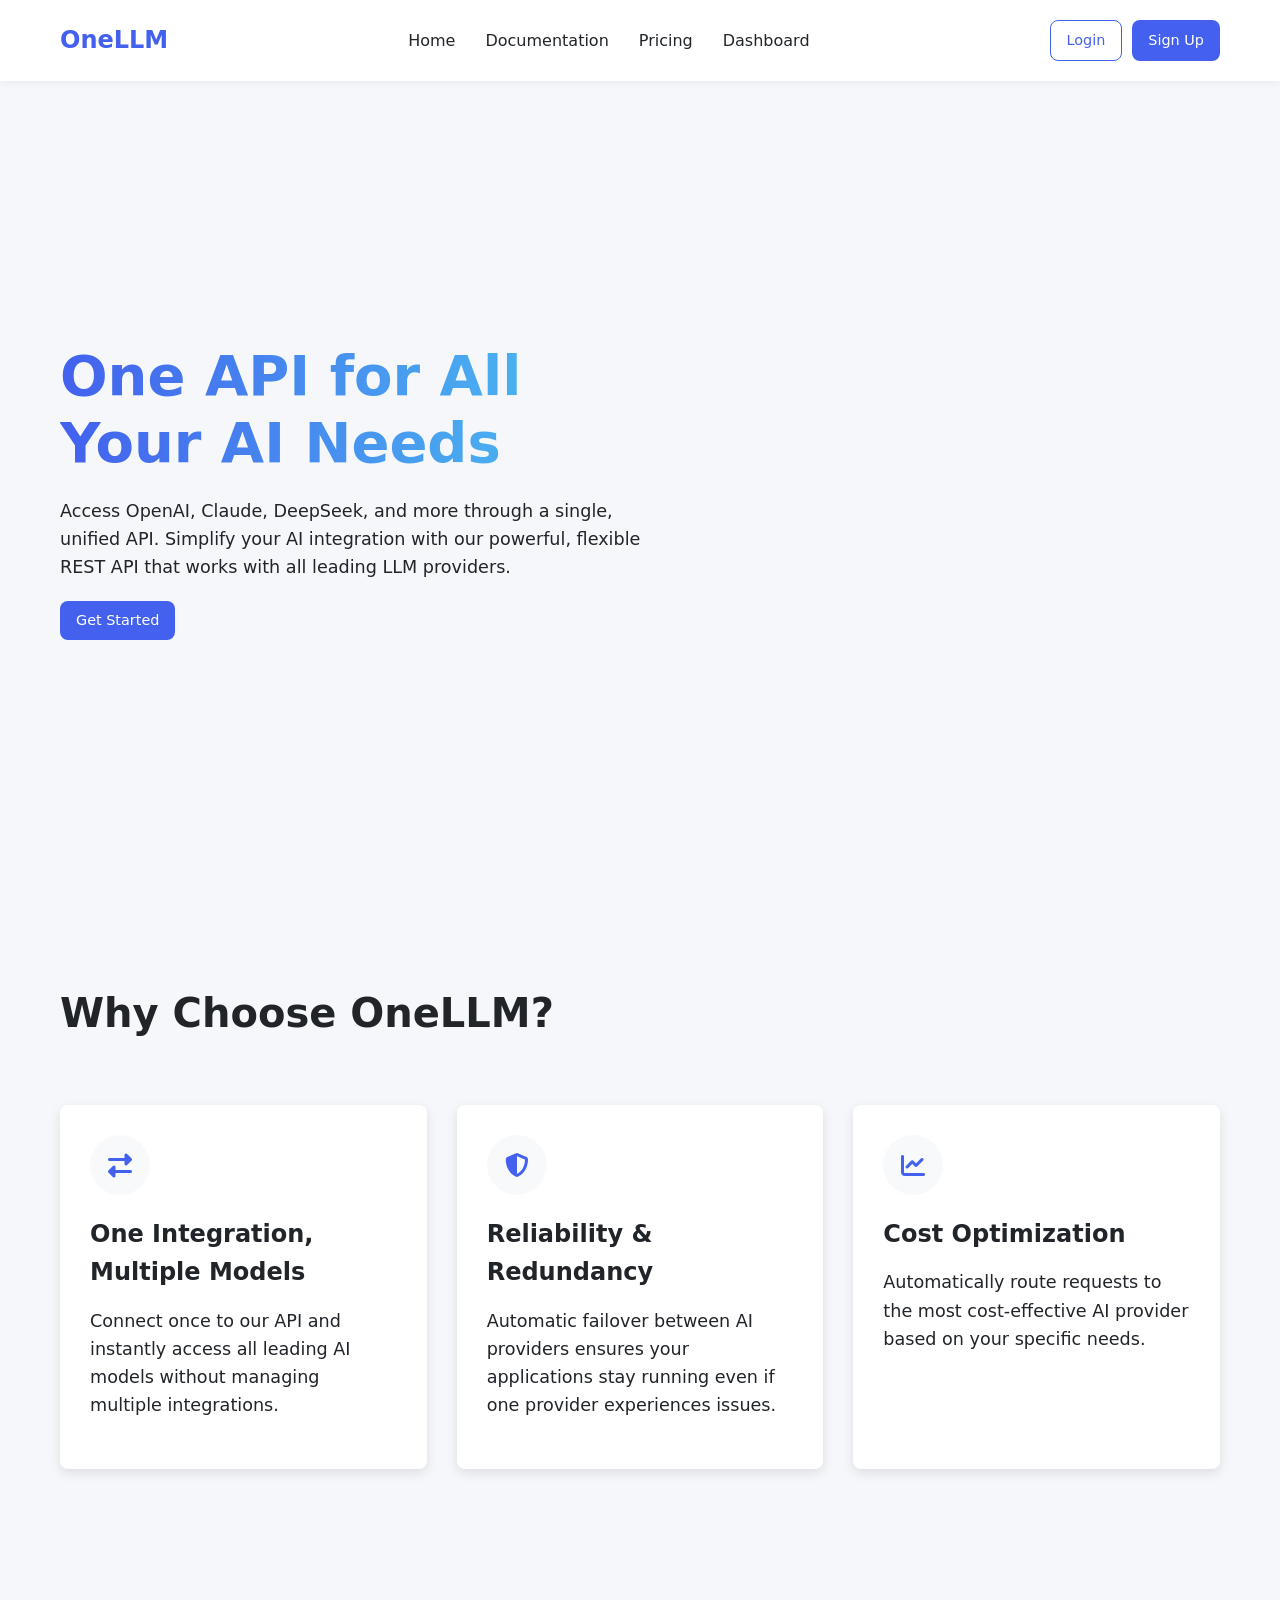
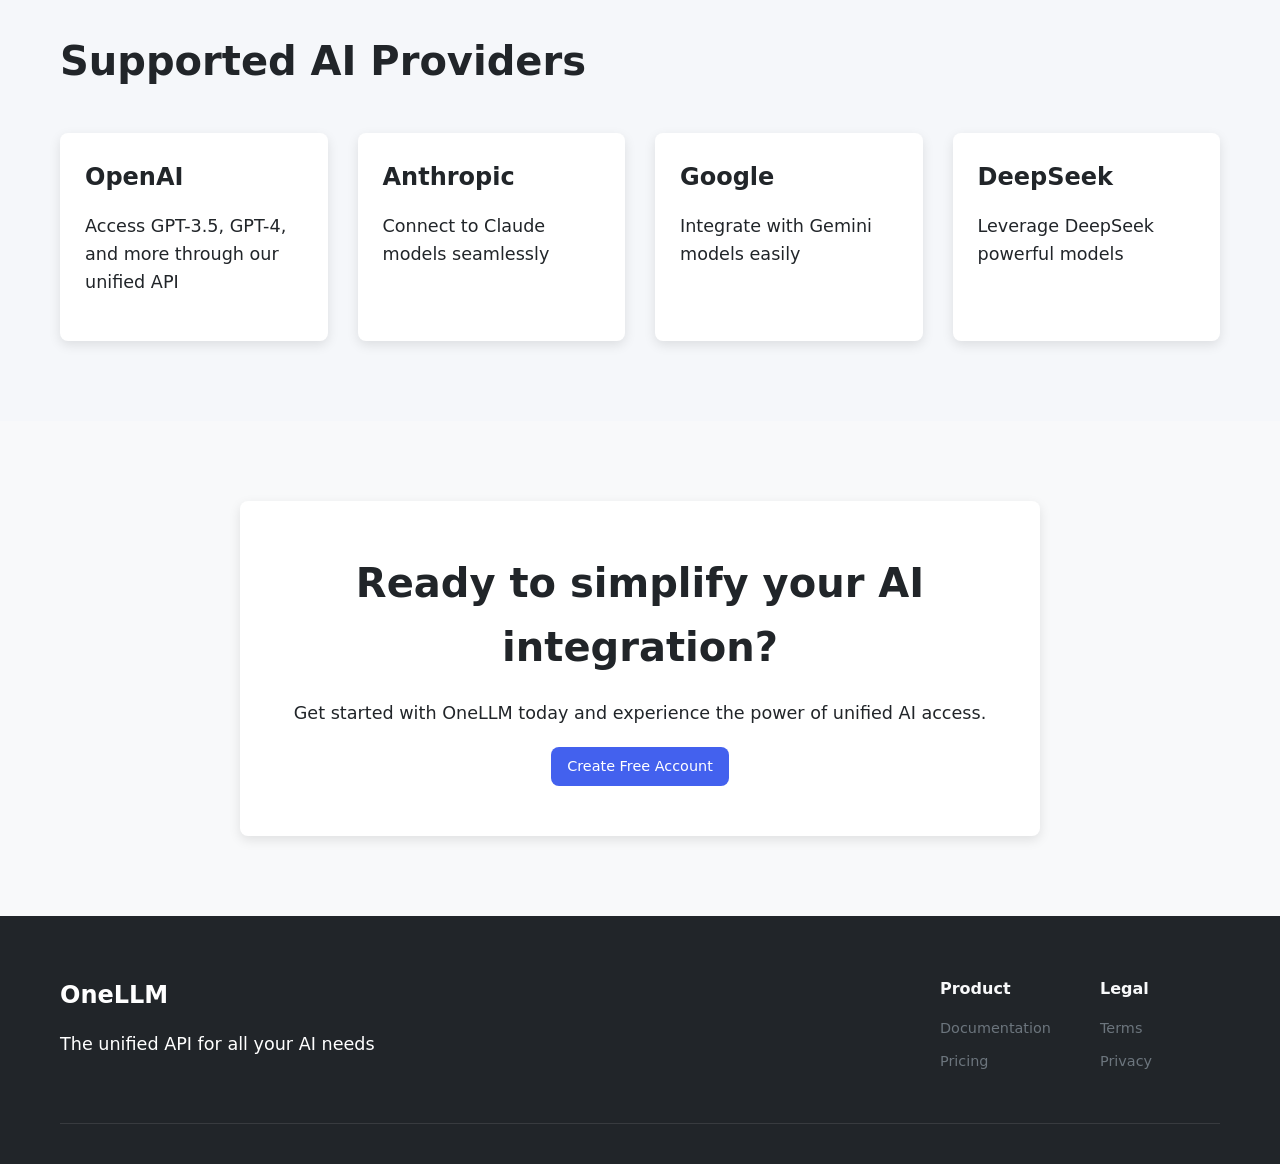
<file: frontend/index.html>
<!doctype html>
<html lang="en">
    <head>
        <meta charset="UTF-8" />
        <meta name="viewport" content="width=device-width, initial-scale=1.0" />
        <title>OneLLM - Universal AI API Platform</title>
        <link rel="stylesheet" href="assets/css/main.css" />
        <link
            rel="stylesheet"
            href="https://cdnjs.cloudflare.com/ajax/libs/font-awesome/6.4.0/css/all.min.css"
        />
    </head>
    <body>
        <header>
            <div class="container">
                <nav>
                    <a href="/" class="logo">OneLLM</a>
                    <div class="nav-links">
                        <a href="/">Home</a>
                        <a href="docs.html">Documentation</a>
                        <a href="pricing.html">Pricing</a>
                        <!-- Add class="active" to current page link -->
                        <a href="dashboard.html">Dashboard</a>
                    </div>
                    <div class="auth-buttons">
                        <a href="login.html" class="btn btn-outline">Login</a>
                        <a href="signup.html" class="btn btn-primary"
                            >Sign Up</a
                        >
                    </div>
                </nav>
            </div>
        </header>

        <section class="hero">
            <div class="container">
                <div class="hero-content">
                    <h1>One API for All Your AI Needs</h1>
                    <p>
                        Access OpenAI, Claude, DeepSeek, and more through a
                        single, unified API. Simplify your AI integration with
                        our powerful, flexible REST API that works with all
                        leading LLM providers.
                    </p>
                    <div class="hero-buttons">
                        <a href="docs.html" class="btn btn-primary"
                            >Get Started</a
                        >
                    </div>
                </div>
            </div>
        </section>

        <section class="features-section">
            <div class="container">
                <h2>Why Choose OneLLM?</h2>
                <div class="features">
                    <div class="card">
                        <div class="feature-icon">
                            <i class="fas fa-exchange-alt"></i>
                        </div>
                        <h3>One Integration, Multiple Models</h3>
                        <p>
                            Connect once to our API and instantly access all
                            leading AI models without managing multiple
                            integrations.
                        </p>
                    </div>
                    <div class="card">
                        <div class="feature-icon">
                            <i class="fas fa-shield-alt"></i>
                        </div>
                        <h3>Reliability & Redundancy</h3>
                        <p>
                            Automatic failover between AI providers ensures your
                            applications stay running even if one provider
                            experiences issues.
                        </p>
                    </div>
                    <div class="card">
                        <div class="feature-icon">
                            <i class="fas fa-chart-line"></i>
                        </div>
                        <h3>Cost Optimization</h3>
                        <p>
                            Automatically route requests to the most
                            cost-effective AI provider based on your specific
                            needs.
                        </p>
                    </div>
                </div>
            </div>
        </section>
        <section class="providers-section">
            <div class="container">
                <h2>Supported AI Providers</h2>
                <div class="providers">
                    <div class="provider-card">
                        <h3>OpenAI</h3>
                        <p>
                            Access GPT-3.5, GPT-4, and more through our unified
                            API
                        </p>
                    </div>
                    <div class="provider-card">
                        <h3>Anthropic</h3>
                        <p>Connect to Claude models seamlessly</p>
                    </div>
                    <div class="provider-card">
                        <h3>Google</h3>
                        <p>Integrate with Gemini models easily</p>
                    </div>
                    <div class="provider-card">
                        <h3>DeepSeek</h3>
                        <p>Leverage DeepSeek powerful models</p>
                    </div>
                </div>
            </div>
        </section>
        <section class="cta-section">
            <div class="container">
                <div class="cta-card">
                    <h2>Ready to simplify your AI integration?</h2>
                    <p>
                        Get started with OneLLM today and experience the power
                        of unified AI access.
                    </p>
                    <a href="signup.html" class="btn btn-primary"
                        >Create Free Account</a
                    >
                </div>
            </div>
        </section>
        <footer>
            <div class="container">
                <div class="footer-content">
                    <div class="footer-brand">
                        <h3>OneLLM</h3>
                        <p>The unified API for all your AI needs</p>
                    </div>
                    <div class="footer-links">
                        <div class="footer-column">
                            <h4>Product</h4>
                            <a href="docs.html">Documentation</a>
                            <a href="pricing.html">Pricing</a>
                        </div>
                        <div class="footer-column">
                            <h4>Legal</h4>
                            <a href="#">Terms</a>
                            <a href="#">Privacy</a>
                        </div>
                    </div>
                </div>
                <div class="footer-bottom"></div>
            </div>
        </footer>
        <script src="assets/js/main.js"></script>
    </body>
</html>
</file>
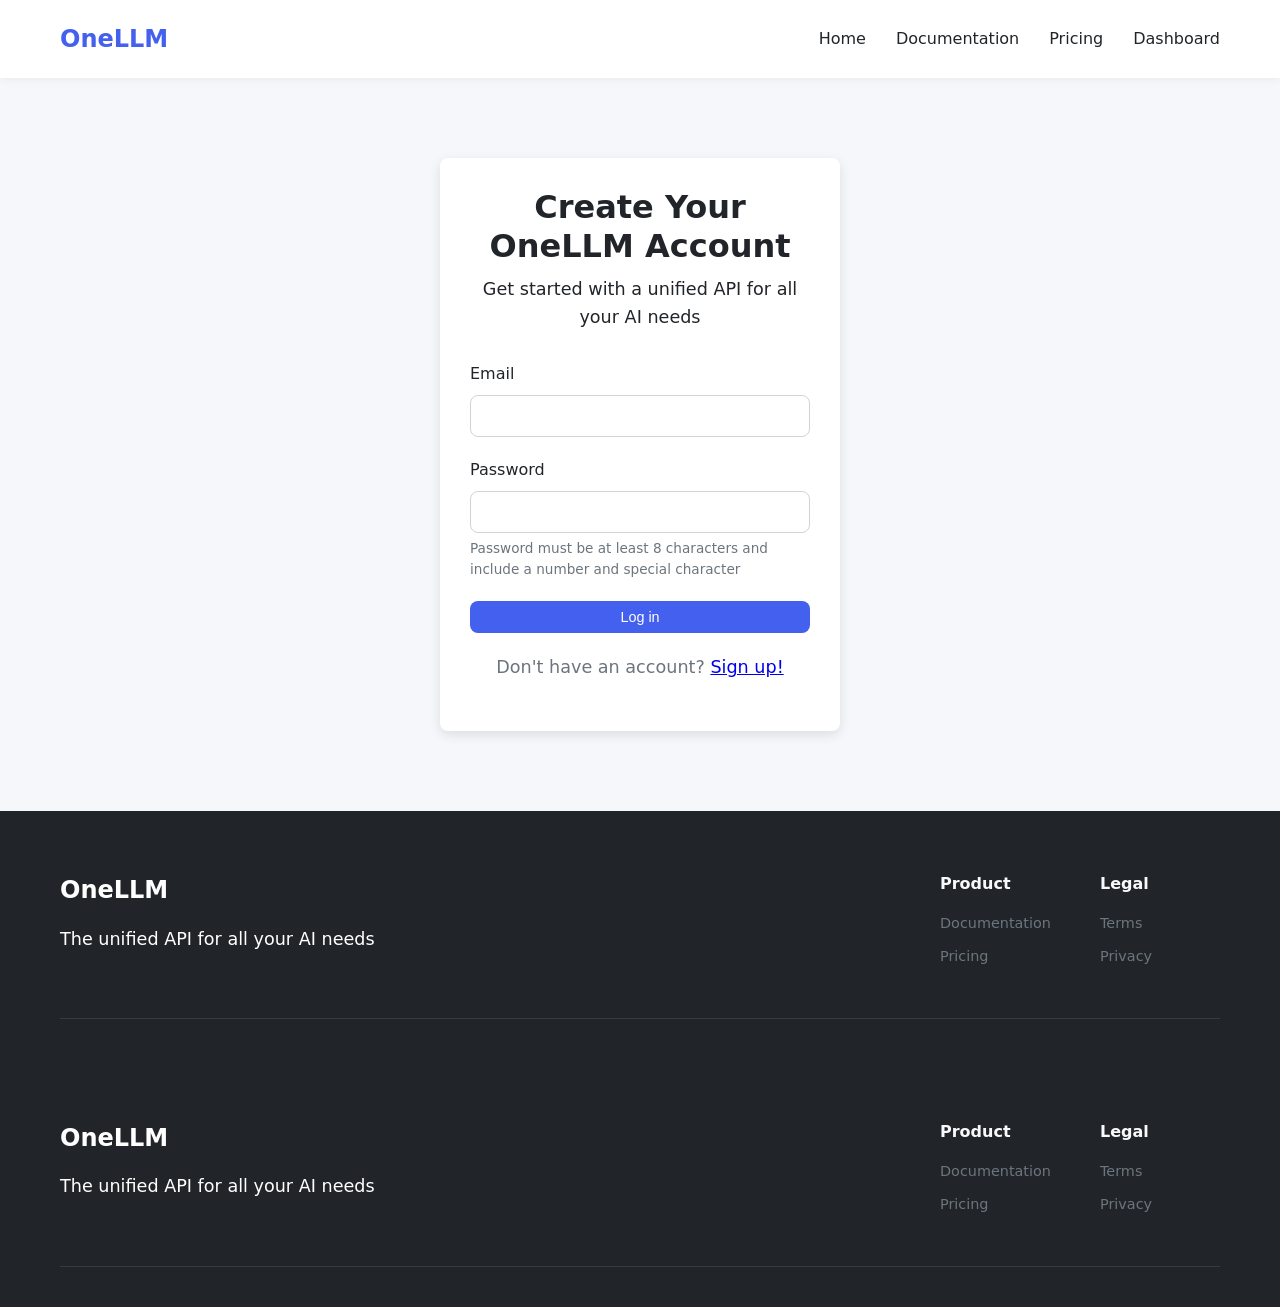
<file: frontend/login.html>
<!doctype html>
<html lang="en">
    <head>
        <meta charset="UTF-8" />
        <meta name="viewport" content="width=device-width, initial-scale=1.0" />
        <title>Login - OneLLM</title>

        <link rel="stylesheet" href="assets/css/auth.css" />
        <link rel="stylesheet" href="assets/css/main.css" />

        <link
            rel="stylesheet"
            href="https://cdnjs.cloudflare.com/ajax/libs/font-awesome/6.4.0/css/all.min.css"
        />
    </head>
    <body>
        <header>
            <div class="container">
                <nav>
                    <a href="/" class="logo">OneLLM</a>
                    <div class="nav-links">
                        <a href="/">Home</a>
                        <a href="docs.html">Documentation</a>
                        <a href="pricing.html">Pricing</a>
                        <!-- Add class="active" to current page link -->
                        <a href="dashboard.html">Dashboard</a>
                    </div>
                </nav>
            </div>
        </header>

        <div class="container">
            <div class="auth-container">
                <div class="auth-header">
                    <h1>Create Your OneLLM Account</h1>
                    <p>Get started with a unified API for all your AI needs</p>
                </div>

                <form id="signup-form">
                    <div class="form-group">
                        <label for="email">Email</label>
                        <input
                            type="email"
                            id="email"
                            class="form-control"
                            required
                        />
                    </div>

                    <div class="form-group">
                        <label for="password">Password</label>
                        <input
                            type="password"
                            id="password"
                            class="form-control"
                            required
                        />
                        <small class="form-text"
                            >Password must be at least 8 characters and include
                            a number and special character</small
                        >
                    </div>


                    <button type="submit" class="btn btn-primary btn-block">
                        Log in
                    </button>

                    <div class="auth-alt">
                        <p>
                            Don't have an account? 
                            <a href="signup.html">Sign up!</a>
                        </p>
                    </div>
                </form>
            </div>
        </div>

        <footer>
            <div class="container">
                <div class="footer-content">
                    <div class="footer-brand">
                        <h3>OneLLM</h3>
                        <p>The unified API for all your AI needs</p>
                    </div>
                    <div class="footer-links">
                        <div class="footer-column">
                            <h4>Product</h4>
                            <a href="docs.html">Documentation</a>
                            <a href="pricing.html">Pricing</a>
                        </div>
                        <div class="footer-column">
                            <h4>Legal</h4>
                            <a href="#">Terms</a>
                            <a href="#">Privacy</a>
                        </div>
                    </div>
                </div>
                <div class="footer-bottom"></div>
            </div>
        </footer>

        <footer>
            <div class="container">
                <div class="footer-content">
                    <div class="footer-brand">
                        <h3>OneLLM</h3>
                        <p>The unified API for all your AI needs</p>
                    </div>
                    <div class="footer-links">
                        <div class="footer-column">
                            <h4>Product</h4>
                            <a href="docs.html">Documentation</a>
                            <a href="pricing.html">Pricing</a>
                        </div>
                        <div class="footer-column">
                            <h4>Legal</h4>
                            <a href="#">Terms</a>
                            <a href="#">Privacy</a>
                        </div>
                    </div>
                </div>
                <div class="footer-bottom"></div>
            </div>
        </footer>
    </body>
</html>
</file>
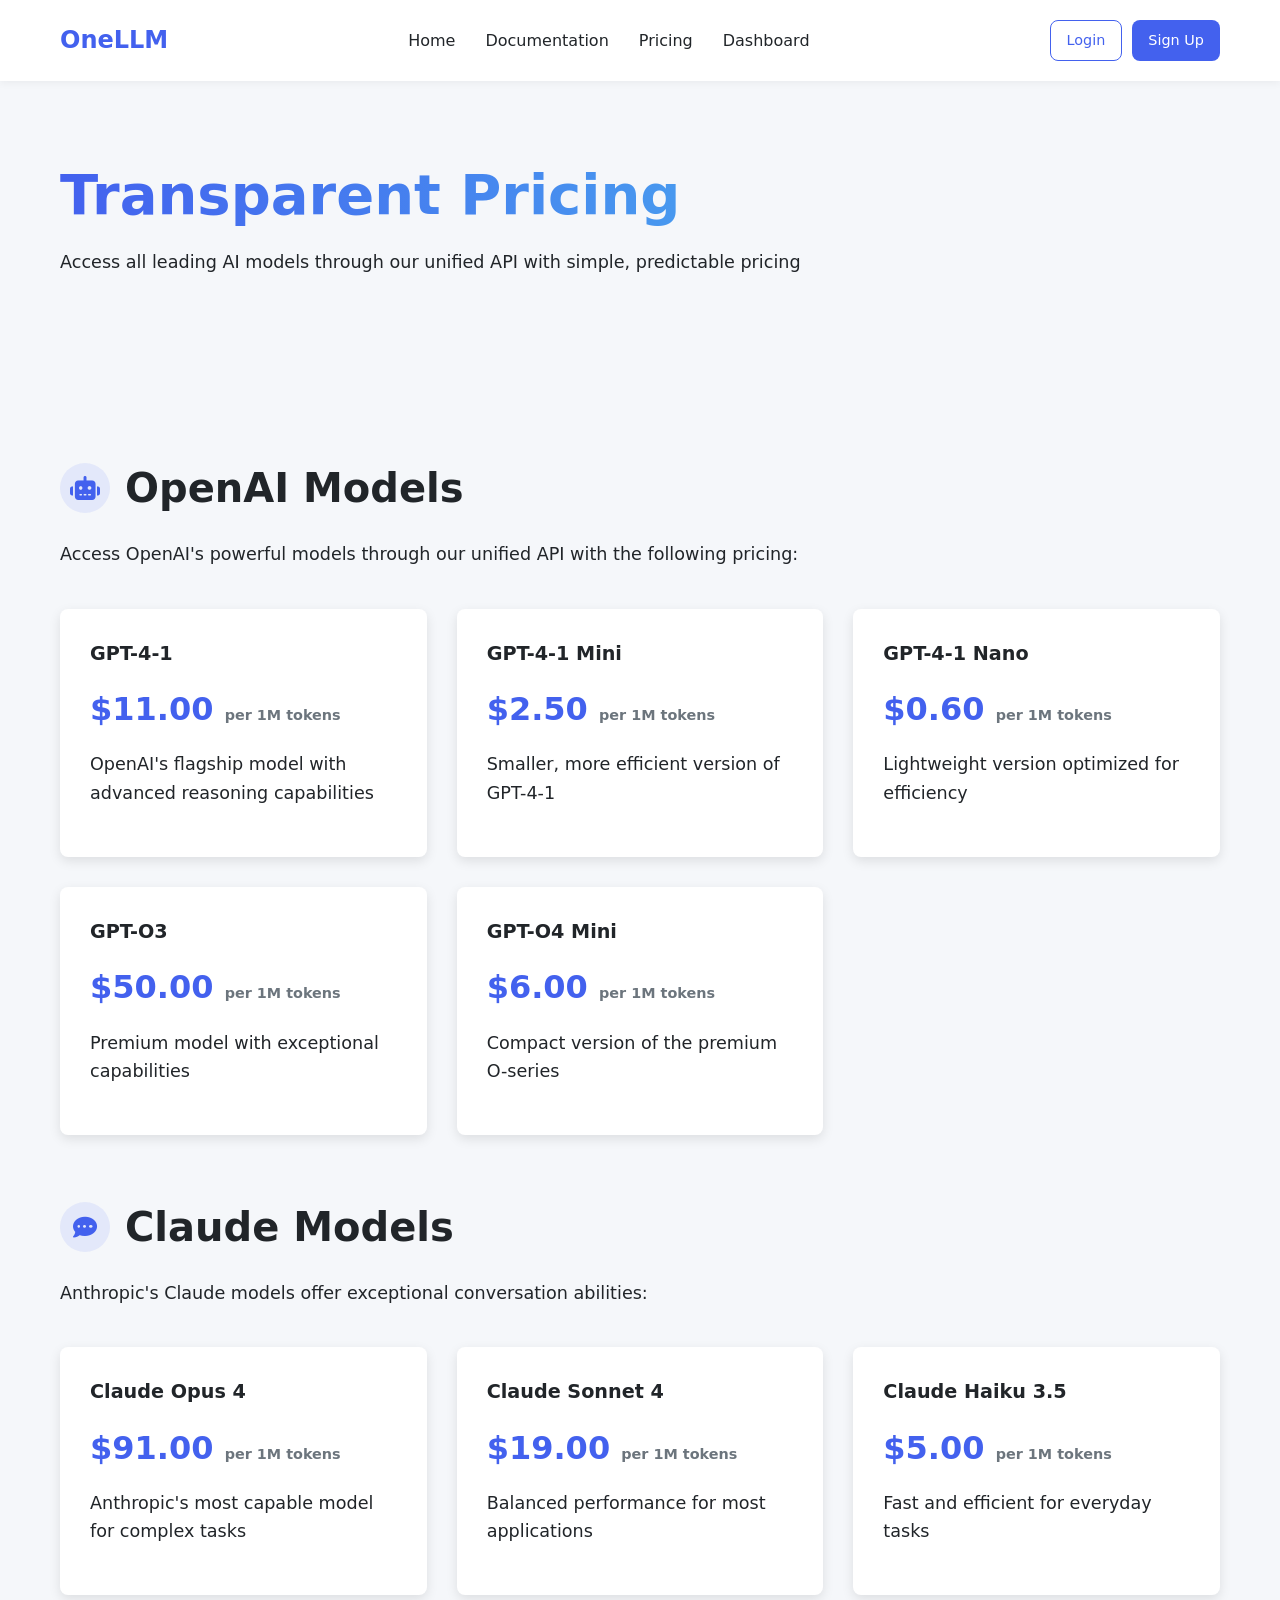
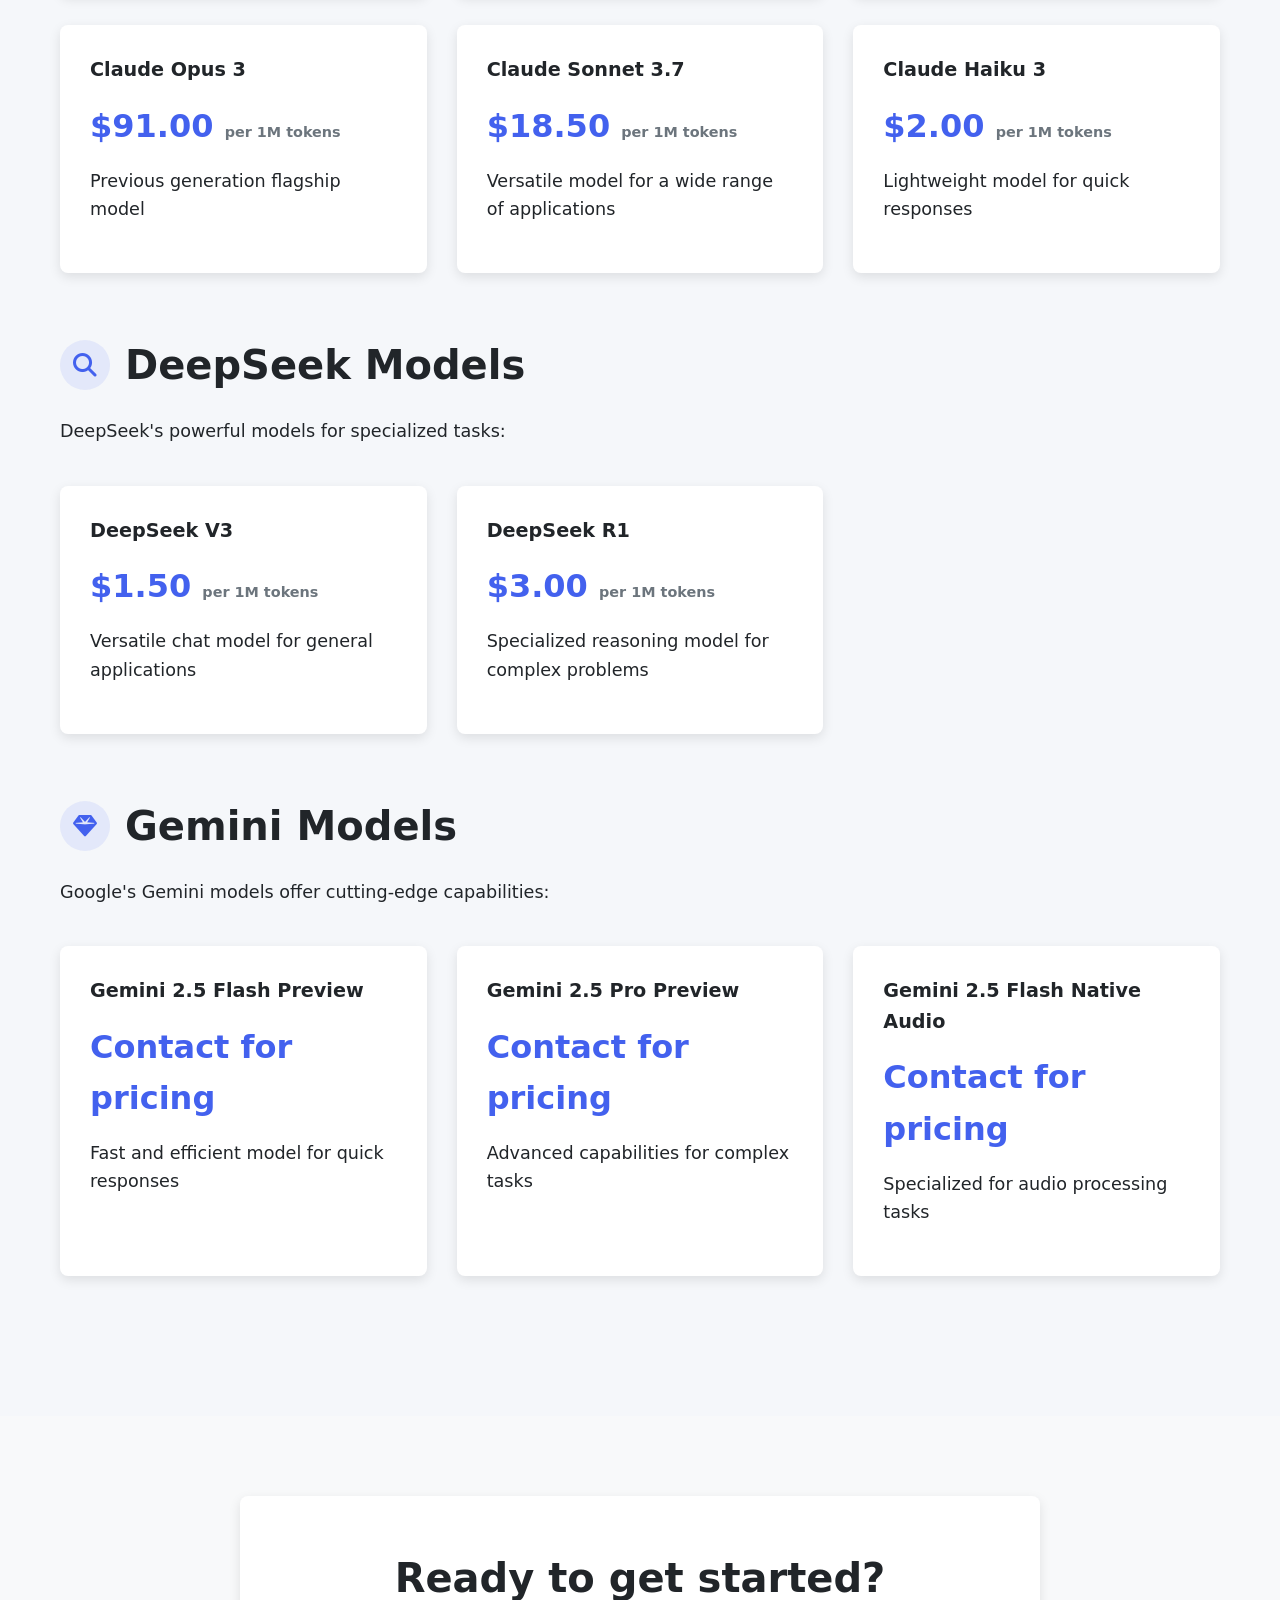
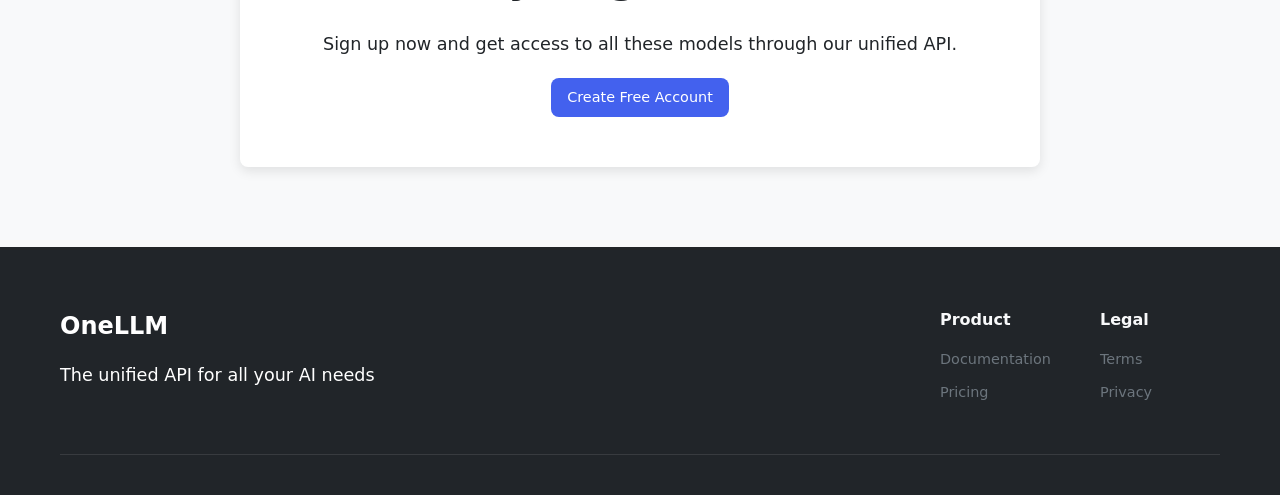
<file: frontend/pricing.html>
<!doctype html>
<html lang="en">
    <head>
        <meta charset="UTF-8" />
        <meta name="viewport" content="width=device-width, initial-scale=1.0" />
        <title>Pricing - OneLLM</title>
        <link rel="stylesheet" href="assets/css/main.css" />
        <link rel="stylesheet" href="assets/css/pricing.css" />
        <link
            rel="stylesheet"
            href="https://cdnjs.cloudflare.com/ajax/libs/font-awesome/6.4.0/css/all.min.css"
        />
    </head>
    <body>
        <header>
            <div class="container">
                <nav>
                    <a href="/" class="logo">OneLLM</a>
                    <div class="nav-links">
                        <a href="/">Home</a>
                        <a href="docs.html">Documentation</a>
                        <a href="pricing.html" class="active">Pricing</a>
                        <a href="dashboard.html">Dashboard</a>
                    </div>
                    <div class="auth-buttons">
                        <a href="login.html" class="btn btn-outline">Login</a>
                        <a href="signup.html" class="btn btn-primary"
                            >Sign Up</a
                        >
                    </div>
                </nav>
            </div>
        </header>

        <!-- Main Content Section -->
        <section class="page-header">
            <div class="container">
                <h1>Transparent Pricing</h1>
                <p>Access all leading AI models through our unified API with simple, predictable pricing</p>
            </div>
        </section>

        <section class="content-section">
            <div class="container">
                <div class="provider-section">
                    <div class="provider-header">
                        <div class="provider-icon"><i class="fas fa-robot"></i></div>
                        <h2 class="provider-title">OpenAI Models</h2>
                    </div>
                    <p>Access OpenAI's powerful models through our unified API with the following pricing:</p>
                    <div class="pricing-container">
                        <div class="pricing-card">
                            <div class="model-name">GPT-4-1</div>
                            <div class="price">$11.00 <span class="price-unit">per 1M tokens</span></div>
                            <p>OpenAI's flagship model with advanced reasoning capabilities</p>
                        </div>
                        <div class="pricing-card">
                            <div class="model-name">GPT-4-1 Mini</div>
                            <div class="price">$2.50 <span class="price-unit">per 1M tokens</span></div>
                            <p>Smaller, more efficient version of GPT-4-1</p>
                        </div>
                        <div class="pricing-card">
                            <div class="model-name">GPT-4-1 Nano</div>
                            <div class="price">$0.60 <span class="price-unit">per 1M tokens</span></div>
                            <p>Lightweight version optimized for efficiency</p>
                        </div>
                        <div class="pricing-card">
                            <div class="model-name">GPT-O3</div>
                            <div class="price">$50.00 <span class="price-unit">per 1M tokens</span></div>
                            <p>Premium model with exceptional capabilities</p>
                        </div>
                        <div class="pricing-card">
                            <div class="model-name">GPT-O4 Mini</div>
                            <div class="price">$6.00 <span class="price-unit">per 1M tokens</span></div>
                            <p>Compact version of the premium O-series</p>
                        </div>
                    </div>
                </div>

                <div class="provider-section">
                    <div class="provider-header">
                        <div class="provider-icon"><i class="fas fa-comment-dots"></i></div>
                        <h2 class="provider-title">Claude Models</h2>
                    </div>
                    <p>Anthropic's Claude models offer exceptional conversation abilities:</p>
                    <div class="pricing-container">
                        <div class="pricing-card">
                            <div class="model-name">Claude Opus 4</div>
                            <div class="price">$91.00 <span class="price-unit">per 1M tokens</span></div>
                            <p>Anthropic's most capable model for complex tasks</p>
                        </div>
                        <div class="pricing-card">
                            <div class="model-name">Claude Sonnet 4</div>
                            <div class="price">$19.00 <span class="price-unit">per 1M tokens</span></div>
                            <p>Balanced performance for most applications</p>
                        </div>
                        <div class="pricing-card">
                            <div class="model-name">Claude Haiku 3.5</div>
                            <div class="price">$5.00 <span class="price-unit">per 1M tokens</span></div>
                            <p>Fast and efficient for everyday tasks</p>
                        </div>
                        <div class="pricing-card">
                            <div class="model-name">Claude Opus 3</div>
                            <div class="price">$91.00 <span class="price-unit">per 1M tokens</span></div>
                            <p>Previous generation flagship model</p>
                        </div>
                        <div class="pricing-card">
                            <div class="model-name">Claude Sonnet 3.7</div>
                            <div class="price">$18.50 <span class="price-unit">per 1M tokens</span></div>
                            <p>Versatile model for a wide range of applications</p>
                        </div>
                        <div class="pricing-card">
                            <div class="model-name">Claude Haiku 3</div>
                            <div class="price">$2.00 <span class="price-unit">per 1M tokens</span></div>
                            <p>Lightweight model for quick responses</p>
                        </div>
                    </div>
                </div>

                <div class="provider-section">
                    <div class="provider-header">
                        <div class="provider-icon"><i class="fas fa-search"></i></div>
                        <h2 class="provider-title">DeepSeek Models</h2>
                    </div>
                    <p>DeepSeek's powerful models for specialized tasks:</p>
                    <div class="pricing-container">
                        <div class="pricing-card">
                            <div class="model-name">DeepSeek V3</div>
                            <div class="price">$1.50 <span class="price-unit">per 1M tokens</span></div>
                            <p>Versatile chat model for general applications</p>
                        </div>
                        <div class="pricing-card">
                            <div class="model-name">DeepSeek R1</div>
                            <div class="price">$3.00 <span class="price-unit">per 1M tokens</span></div>
                            <p>Specialized reasoning model for complex problems</p>
                        </div>
                    </div>
                </div>

                <div class="provider-section">
                    <div class="provider-header">
                        <div class="provider-icon"><i class="fas fa-gem"></i></div>
                        <h2 class="provider-title">Gemini Models</h2>
                    </div>
                    <p>Google's Gemini models offer cutting-edge capabilities:</p>
                    <div class="pricing-container">
                        <div class="pricing-card">
                            <div class="model-name">Gemini 2.5 Flash Preview</div>
                            <div class="price">Contact for pricing</div>
                            <p>Fast and efficient model for quick responses</p>
                        </div>
                        <div class="pricing-card">
                            <div class="model-name">Gemini 2.5 Pro Preview</div>
                            <div class="price">Contact for pricing</div>
                            <p>Advanced capabilities for complex tasks</p>
                        </div>
                        <div class="pricing-card">
                            <div class="model-name">Gemini 2.5 Flash Native Audio</div>
                            <div class="price">Contact for pricing</div>
                            <p>Specialized for audio processing tasks</p>
                        </div>
                    </div>
                </div>
            </div>
        </section>

        <section class="cta-section">
            <div class="container">
                <div class="cta-card">
                    <h2>Ready to get started?</h2>
                    <p>Sign up now and get access to all these models through our unified API.</p>
                    <a href="signup.html" class="btn btn-primary">Create Free Account</a>
                </div>
            </div>
        </section>

        <!-- Footer Section -->
        <footer>
            <div class="container">
                <div class="footer-content">
                    <div class="footer-brand">
                        <h3>OneLLM</h3>
                        <p>The unified API for all your AI needs</p>
                    </div>
                    <div class="footer-links">
                        <div class="footer-column">
                            <h4>Product</h4>
                            <a href="docs.html">Documentation</a>
                            <a href="pricing.html">Pricing</a>
                        </div>
                        <div class="footer-column">
                            <h4>Legal</h4>
                            <a href="#">Terms</a>
                            <a href="#">Privacy</a>
                        </div>
                    </div>
                </div>
                <div class="footer-bottom"></div>
            </div>
        </footer>
        <script src="assets/js/main.js"></script>
    </body>
</html>
</file>
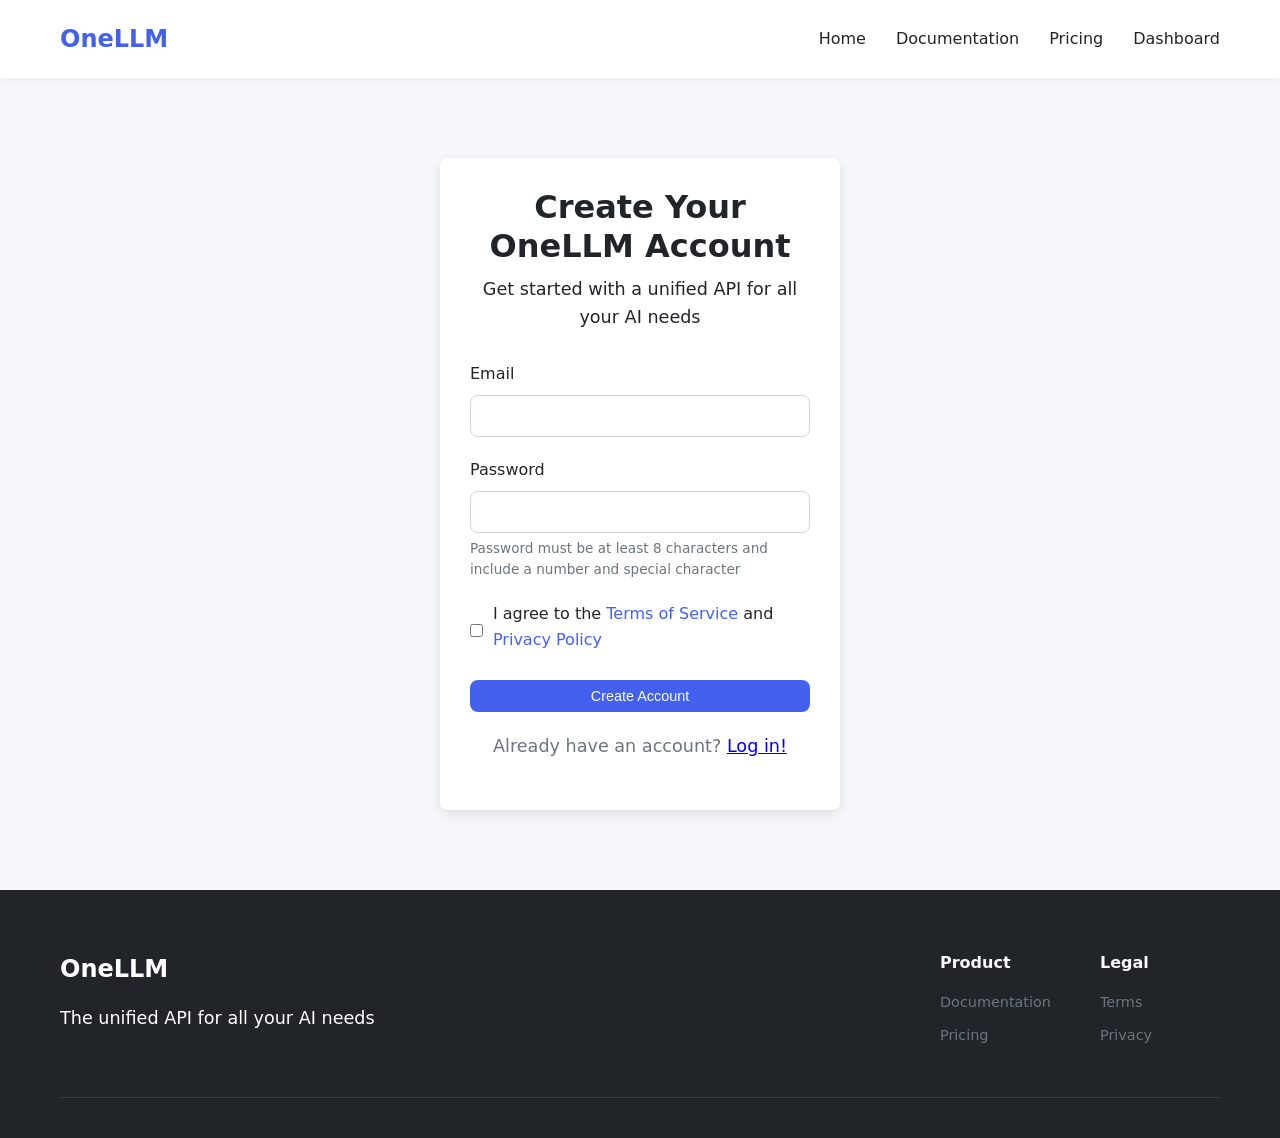
<file: frontend/signup.html>
<!doctype html>
<html lang="en">
    <head>
        <meta charset="UTF-8" />
        <meta name="viewport" content="width=device-width, initial-scale=1.0" />
        <title>Sign Up - OneLLM</title>

        <link rel="stylesheet" href="assets/css/auth.css" />
        <link rel="stylesheet" href="assets/css/main.css" />

        <link
            rel="stylesheet"
            href="https://cdnjs.cloudflare.com/ajax/libs/font-awesome/6.4.0/css/all.min.css"
        />
    </head>
    <body>
        <header>
            <div class="container">
                <nav>
                    <a href="/" class="logo">OneLLM</a>
                    <div class="nav-links">
                        <a href="/">Home</a>
                        <a href="docs/index.html">Documentation</a>
                        <a href="pricing/index.html">Pricing</a>
                        <a href="dashboard.html">Dashboard</a>
                    </div>
                </nav>
            </div>
        </header>

        <div class="container">
            <div class="auth-container">
                <div class="auth-header">
                    <h1>Create Your OneLLM Account</h1>
                    <p>Get started with a unified API for all your AI needs</p>
                </div>

                <form id="signup-form">
                    <div class="form-group">
                        <label for="email">Email</label>
                        <input
                            type="email"
                            id="email"
                            class="form-control"
                            required
                        />
                    </div>

                    <div class="form-group">
                        <label for="password">Password</label>
                        <input
                            type="password"
                            id="password"
                            class="form-control"
                            required
                        />
                        <small class="form-text"
                            >Password must be at least 8 characters and include
                            a number and special character</small
                        >
                    </div>

                    <div class="form-group">
                        <div class="checkbox-item terms">
                            <input type="checkbox" id="terms" required />
                            <label for="terms"
                                >I agree to the
                                <a href="#">Terms of Service</a> and
                                <a href="#">Privacy Policy</a></label
                            >
                        </div>
                    </div>

                    <button type="submit" class="btn btn-primary btn-block">
                        Create Account
                    </button>

                    <div class="auth-alt">
                        <p>
                            Already have an account?
                            <a href="login.html">Log in!</a>
                        </p>
                    </div>
                </form>
            </div>
        </div>

        <footer>
            <div class="container">
                <div class="footer-content">
                    <div class="footer-brand">
                        <h3>OneLLM</h3>
                        <p>The unified API for all your AI needs</p>
                    </div>
                    <div class="footer-links">
                        <div class="footer-column">
                            <h4>Product</h4>
                            <a href="docs.html">Documentation</a>
                            <a href="pricing.html">Pricing</a>
                        </div>
                        <div class="footer-column">
                            <h4>Legal</h4>
                            <a href="#">Terms</a>
                            <a href="#">Privacy</a>
                        </div>
                    </div>
                </div>
                <div class="footer-bottom"></div>
            </div>
        </footer>

        <script src="assets/js/main.js"></script>
    </body>
</html>
</file>
<file: frontend/assets/css/main.css>
:root {
    --primary: #4361ee;
    --secondary: #3f37c9;
    --success: #4cc9f0;
    --info: #4895ef;
    --warning: #f72585;
    --danger: #e63946;
    --light: #f8f9fa;
    --dark: #212529;
    --gray: #6c757d;
    --body-bg: #f5f7fa;
    --shadow-sm: 0 2px 8px rgba(0,0,0,0.05);
    --shadow: 0 4px 12px rgba(0,0,0,0.1);
    --shadow-lg: 0 8px 24px rgba(0,0,0,0.15);
    --border-radius: 8px;
}
* {
    margin: 0;
    padding: 0;
    box-sizing: border-box;
}

body {
    font-family: "Inter", "Segoe UI", system-ui, -apple-system, sans-serif;
    background-color: var(--body-bg);
    color: var(--dark);
    line-height: 1.6;
}

.container {
    width: 100%;
    max-width: 1200px;
    margin: 0 auto;
    padding: 0 20px;
}
header {
    background-color: white;
    box-shadow: var(--shadow-sm);
    position: sticky;
    top: 0;
    z-index: 100;
}

nav {
    display: flex;
    justify-content: space-between;
    align-items: center;
    padding: 20px 0;
}

.logo {
    font-size: 1.5rem;
    font-weight: 700;
    color: var(--primary);
    text-decoration: none;
}

.nav-links {
    display: flex;
    gap: 30px;
}

.nav-links a {
    text-decoration: none;
    color: var(--dark);
    font-weight: 500;
    transition: color 0.2s;
}

.nav-links a:hover {
    color: var(--primary);
}
.auth-buttons {
    display: flex;
    gap: 10px;
}

.btn {
    padding: 8px 16px;
    border-radius: var(--border-radius);
    font-weight: 500;
    cursor: pointer;
    transition: all 0.2s;
    text-decoration: none;
    display: inline-flex;
    align-items: center;
    justify-content: center;
    gap: 8px;
    font-size: 0.9rem;
}

.btn-primary {
    background-color: var(--primary);
    color: white;
    border: none;
}

.btn-primary:hover {
    background-color: var(--secondary);
}

.btn-outline {
    background-color: transparent;
    color: var(--primary);
    border: 1px solid var(--primary);
}

.btn-outline:hover {
    background-color: var(--primary);
    color: white;
}
section {
    padding: 80px 0;
}

.hero {
    display: flex;
    align-items: center;
    min-height: calc(100vh - 80px);
}

.hero-content {
    max-width: 600px;
}

h1 {
    font-size: 3.5rem;
    font-weight: 800;
    line-height: 1.2;
    margin-bottom: 20px;
    background: linear-gradient(90deg, var(--primary), var(--success));
    -webkit-background-clip: text;
    -webkit-text-fill-color: transparent;
}

h2 {
    font-size: 2.5rem;
    font-weight: 700;
    margin-bottom: 20px;
}

h3 {
    font-size: 1.5rem;
    font-weight: 600;
    margin-bottom: 15px;
}

p {
    margin-bottom: 20px;
    font-size: 1.1rem;
}
.card {
    background-color: white;
    border-radius: var(--border-radius);
    box-shadow: var(--shadow);
    padding: 30px;
    transition: transform 0.3s, box-shadow 0.3s;
}

.card:hover {
    transform: translateY(-5px);
    box-shadow: var(--shadow-lg);
}

.features {
    display: grid;
    grid-template-columns: repeat(auto-fill, minmax(300px, 1fr));
    gap: 30px;
    margin-top: 60px;
}

.feature-icon {
    display: inline-flex;
    align-items: center;
    justify-content: center;
    width: 60px;
    height: 60px;
    border-radius: 50%;
    background-color: var(--light);
    color: var(--primary);
    font-size: 24px;
    margin-bottom: 20px;
}
.providers {
    display: grid;
    grid-template-columns: repeat(auto-fill, minmax(250px, 1fr));
    gap: 30px;
    margin-top: 40px;
}

.provider-card {
    background-color: white;
    border-radius: var(--border-radius);
    box-shadow: var(--shadow);
    padding: 25px;
    transition: transform 0.3s, box-shadow 0.3s;
}

.provider-card:hover {
    transform: translateY(-5px);
    box-shadow: var(--shadow-lg);
}

.cta-section {
    background-color: var(--light);
}

.cta-card {
    background-color: white;
    border-radius: var(--border-radius);
    box-shadow: var(--shadow);
    padding: 50px;
    text-align: center;
    max-width: 800px;
    margin: 0 auto;
}

.hero-buttons {
    display: flex;
    gap: 15px;
}
footer {
    background-color: var(--dark);
    color: white;
    padding: 60px 0 20px;
}

.footer-content {
    display: flex;
    flex-wrap: wrap;
    gap: 40px;
    margin-bottom: 40px;
}

.footer-brand {
    flex: 1;
    min-width: 200px;
}

.footer-links {
    display: flex;
    flex-wrap: wrap;
    gap: 40px;
}

.footer-column {
    min-width: 120px;
}

.footer-column h4 {
    font-size: 1rem;
    margin-bottom: 15px;
    color: var(--light);
}

.footer-column a {
    display: block;
    color: var(--gray);
    text-decoration: none;
    margin-bottom: 10px;
    font-size: 0.9rem;
    transition: color 0.2s;
}

.footer-column a:hover {
    color: white;
}

.footer-bottom {
    border-top: 1px solid rgba(255, 255, 255, 0.1);
    padding-top: 20px;
    text-align: center;
    font-size: 0.9rem;
    color: var(--gray);
}
</file>
<file: frontend/assets/css/auth.css>
.auth-container {
    max-width: 400px;
    margin: 80px auto;
    padding: 30px;
    background-color: white;
    border-radius: var(--border-radius);
    box-shadow: var(--shadow);
}
.auth-header {
    text-align: center;
    margin-bottom: 30px;
}
.auth-header h1 {
    font-size: 2rem;
    margin-bottom: 10px;
    -webkit-text-fill-color: var(--dark);
    background: none;
}
.form-group {
    margin-bottom: 20px;
}
.form-group label {
    display: block;
    margin-bottom: 8px;
    font-weight: 500;
}
.form-control {
    width: 100%;
    padding: 12px 15px;
    border: 1px solid #ced4da;
    border-radius: var(--border-radius);
    font-size: 0.9rem;
    transition: border-color 0.2s;
}
.form-control:focus {
    border-color: var(--primary);
    outline: none;
}
.form-footer {
    margin-top: 30px;
    text-align: center;
}
.form-footer a {
    color: var(--primary);
    text-decoration: none;
}
.form-footer a:hover {
    text-decoration: underline;
}
.btn-block {
    width: 100%;
    padding: 12px;
}
.auth-alt {
    margin-top: 20px;
    text-align: center;
    font-size: 0.9rem;
    color: var(--gray);
}

.checkbox-group {
    margin-top: 10px;
}

.checkbox-item {
    margin-bottom: 8px;
    display: flex;
    align-items: center;
}

.checkbox-item input[type="checkbox"] {
    margin-right: 10px;
}

.checkbox-item.terms {
    margin-top: 15px;
}

.checkbox-item.terms label a {
    color: var(--primary);
    text-decoration: none;
}

.checkbox-item.terms label a:hover {
    text-decoration: underline;
}

.form-text {
    font-size: 0.85rem;
    color: var(--gray);
    margin-top: 5px;
    display: block;
}
</file>
<file: frontend/assets/css/pricing.css>
/* Pricing Page Styles */

.pricing-container {
    display: grid;
    grid-template-columns: repeat(auto-fill, minmax(300px, 1fr));
    gap: 30px;
    margin-top: 40px;
}

.pricing-card {
    background-color: white;
    border-radius: var(--border-radius);
    box-shadow: var(--shadow);
    padding: 30px;
    transition: transform 0.3s, box-shadow 0.3s;
}

.pricing-card:hover {
    transform: translateY(-5px);
    box-shadow: var(--shadow-lg);
}

.model-name {
    font-weight: 600;
    font-size: 1.2rem;
    margin-bottom: 5px;
}

.price {
    font-size: 2rem;
    font-weight: 700;
    color: var(--primary);
    margin: 15px 0;
}

.price-unit {
    font-size: 0.9rem;
    color: var(--gray);
}

.provider-section {
    margin-bottom: 60px;
}

.provider-header {
    display: flex;
    align-items: center;
    margin-bottom: 20px;
}

.provider-icon {
    font-size: 24px;
    margin-right: 15px;
    color: var(--primary);
    display: flex;
    align-items: center;
    justify-content: center;
    width: 50px;
    height: 50px;
    border-radius: 50%;
    background-color: rgba(67, 97, 238, 0.1);
}

.provider-title {
    margin-bottom: 0;
}

/* Responsive adjustments */
@media (max-width: 768px) {
    .pricing-container {
        grid-template-columns: repeat(auto-fill, minmax(250px, 1fr));
    }
    
    .price {
        font-size: 1.8rem;
    }
}

@media (max-width: 480px) {
    .pricing-container {
        grid-template-columns: 1fr;
    }
}
</file>
